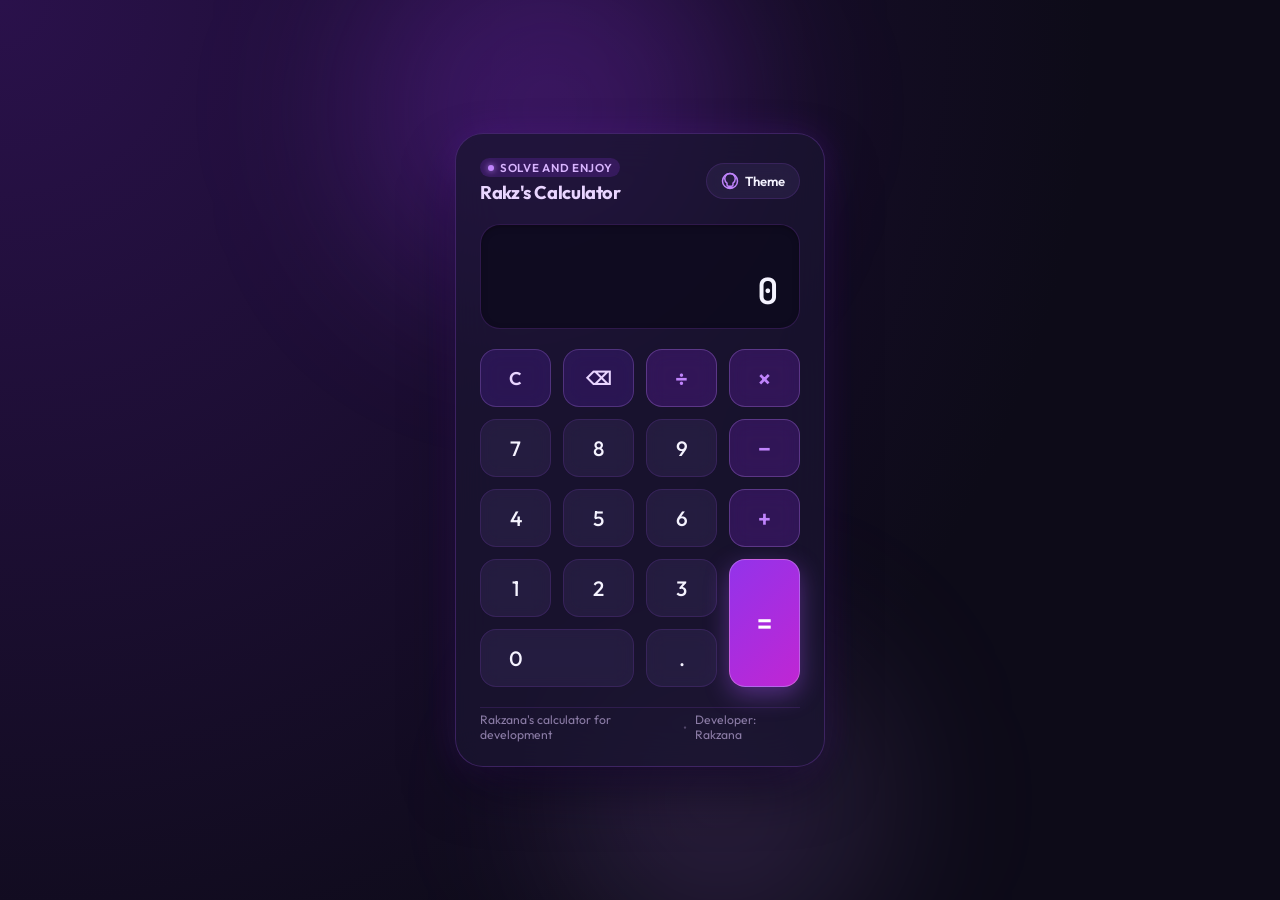
<file: codealpha_calculator/index.html>
<!DOCTYPE html>
<html lang="en" data-theme="purple">

<head>
  <meta charset="UTF-8">
  <meta name="viewport" content="width=device-width, initial-scale=1.0">
  <meta name="description"
    content="Modern, responsive, and feature-rich Calculator web application built with HTML5, CSS3, and Vanilla JavaScript for CodeAlpha Web Development Internship Task 2.">
  <title> Rakz's Calculator</title>
  <link rel="stylesheet" href="style.css">
  <link rel="preconnect" href="https://fonts.googleapis.com">
  <link rel="preconnect" href="https://fonts.gstatic.com" crossorigin>
  <link
    href="https://fonts.googleapis.com/css2?family=Outfit:wght@300;400;500;600;700&family=JetBrains+Mono:wght@400;500;600&display=swap"
    rel="stylesheet">
</head>

<body>
  <div class="app-wrapper">
    <!-- Background Ambient Glows -->
    <div class="glow-sphere glow-1" aria-hidden="true"></div>
    <div class="glow-sphere glow-2" aria-hidden="true"></div>

    <main class="calculator-card" role="region" aria-label="Calculator">
      <!-- Calculator Header -->
      <header class="calculator-header">
        <div class="brand">
          <div class="brand-badge">
            <span class="brand-dot"></span>
            <span class="brand-code">solve and enjoy</span>
          </div>
          <h1 class="brand-title">Rakz's Calculator</h1>
        </div>

        <div class="header-actions">
          <button id="theme-btn" class="theme-toggle-btn" aria-haspopup="dialog" aria-expanded="false"
            aria-label="Open Theme Palette" title="Change Theme">
            <svg class="theme-icon" viewBox="0 0 24 24" width="18" height="18" fill="none" stroke="currentColor"
              stroke-width="2" stroke-linecap="round" stroke-linejoin="round" aria-hidden="true">
              <circle cx="12" cy="12" r="10"></circle>
              <path
                d="M12 2a7 7 0 0 0-7 7c0 2.38 1.19 4.47 3 5.74V17a2 2 0 0 0 2 2h4a2 2 0 0 0 2-2v-2.26c1.81-1.27 3-3.36 3-5.74a7 7 0 0 0-7-7z">
              </path>
              <line x1="9" y1="21" x2="15" y2="21"></line>
            </svg>
            <span class="theme-btn-label">Theme</span>
          </button>
        </div>
      </header>

      <!-- Theme Selector Dropdown/Modal -->
      <div id="theme-modal" class="theme-selector-popover" role="dialog" aria-modal="true" aria-label="Theme Selection"
        hidden>
        <div class="theme-selector-header">
          <div class="theme-selector-title">Select Color Theme</div>
          <button id="theme-close-btn" class="theme-close-btn" aria-label="Close Theme Selector" title="Close">
            &times;
          </button>
        </div>
        <div class="theme-options-grid" role="radiogroup" aria-label="Color Themes">
          <button type="button" class="theme-option active" data-theme-id="purple" role="radio" aria-checked="true">
            <span class="theme-color-swatch swatch-purple"></span>
            <span class="theme-name">Purple</span>
            <span class="active-indicator" aria-hidden="true">✓</span>
          </button>
          <button type="button" class="theme-option" data-theme-id="blue" role="radio" aria-checked="false">
            <span class="theme-color-swatch swatch-blue"></span>
            <span class="theme-name">Blue</span>
            <span class="active-indicator" aria-hidden="true">✓</span>
          </button>
          <button type="button" class="theme-option" data-theme-id="pink" role="radio" aria-checked="false">
            <span class="theme-color-swatch swatch-pink"></span>
            <span class="theme-name">Pink</span>
            <span class="active-indicator" aria-hidden="true">✓</span>
          </button>
          <button type="button" class="theme-option" data-theme-id="green" role="radio" aria-checked="false">
            <span class="theme-color-swatch swatch-green"></span>
            <span class="theme-name">Green</span>
            <span class="active-indicator" aria-hidden="true">✓</span>
          </button>
          <button type="button" class="theme-option" data-theme-id="dark" role="radio" aria-checked="false">
            <span class="theme-color-swatch swatch-dark"></span>
            <span class="theme-name">Dark</span>
            <span class="active-indicator" aria-hidden="true">✓</span>
          </button>
          <button type="button" class="theme-option" data-theme-id="light" role="radio" aria-checked="false">
            <span class="theme-color-swatch swatch-light"></span>
            <span class="theme-name">Light</span>
            <span class="active-indicator" aria-hidden="true">✓</span>
          </button>
        </div>
      </div>

      <!-- Display Screen Area -->
      <section class="calculator-display" aria-live="polite" aria-atomic="true">
        <div id="previous-operand" class="previous-operand" title="Previous calculation history">&nbsp;</div>
        <div id="current-operand" class="current-operand" title="Current input or result">0</div>
      </section>

      <!-- Calculator Keypad Grid -->
      <section class="calculator-keypad" aria-label="Calculator Keypad">
        <!-- Row 1: Special Actions & Top Operators -->
        <button type="button" id="btn-clear" class="calc-btn btn-special btn-clear" data-action="clear"
          aria-label="Clear All" title="Clear (Escape)">
          <span>C</span>
        </button>
        <button type="button" id="btn-delete" class="calc-btn btn-special btn-delete" data-action="delete"
          aria-label="Delete last digit" title="Backspace (Backspace)">
          <span>⌫</span>
        </button>
        <button type="button" id="btn-divide" class="calc-btn btn-operator" data-operation="÷" data-key="/"
          aria-label="Divide" title="Divide (/)">
          <span>÷</span>
        </button>
        <button type="button" id="btn-multiply" class="calc-btn btn-operator" data-operation="×" data-key="*"
          aria-label="Multiply" title="Multiply (*)">
          <span>×</span>
        </button>

        <!-- Row 2: 7, 8, 9, Subtraction -->
        <button type="button" id="btn-7" class="calc-btn btn-number" data-number="7" aria-label="7">7</button>
        <button type="button" id="btn-8" class="calc-btn btn-number" data-number="8" aria-label="8">8</button>
        <button type="button" id="btn-9" class="calc-btn btn-number" data-number="9" aria-label="9">9</button>
        <button type="button" id="btn-subtract" class="calc-btn btn-operator" data-operation="−" data-key="-"
          aria-label="Subtract" title="Subtract (-)">
          <span>−</span>
        </button>

        <!-- Row 3: 4, 5, 6, Addition -->
        <button type="button" id="btn-4" class="calc-btn btn-number" data-number="4" aria-label="4">4</button>
        <button type="button" id="btn-5" class="calc-btn btn-number" data-number="5" aria-label="5">5</button>
        <button type="button" id="btn-6" class="calc-btn btn-number" data-number="6" aria-label="6">6</button>
        <button type="button" id="btn-add" class="calc-btn btn-operator" data-operation="+" data-key="+"
          aria-label="Add" title="Add (+)">
          <span>+</span>
        </button>

        <!-- Row 4 & 5: Numbers, Decimal & Equals (Span layout) -->
        <button type="button" id="btn-1" class="calc-btn btn-number" data-number="1" aria-label="1">1</button>
        <button type="button" id="btn-2" class="calc-btn btn-number" data-number="2" aria-label="2">2</button>
        <button type="button" id="btn-3" class="calc-btn btn-number" data-number="3" aria-label="3">3</button>
        <button type="button" id="btn-equals" class="calc-btn btn-equals" data-action="calculate" aria-label="Equals"
          title="Calculate (Enter or =)">
          <span>=</span>
        </button>

        <!-- Row 5: 0 & Decimal -->
        <button type="button" id="btn-0" class="calc-btn btn-number btn-zero" data-number="0" aria-label="0">0</button>
        <button type="button" id="btn-decimal" class="calc-btn btn-number btn-decimal" data-number="."
          aria-label="Decimal point" title="Decimal (.)">.</button>
      </section>

      <!-- Footer Info -->
      <footer class="calculator-footer">
        <span>Rakzana's calculator for development</span>
        <span class="dot-separator">•</span>
        <span>Developer: Rakzana</span>
      </footer>
    </main>
  </div>

  <script src="script.js"></script>
</body>

</html>
</file>
<file: codealpha_calculator/style.css>
/* ==========================================================================
   CodeAlpha Calculator - Modern Design System & Theme Stylesheet
   Technologies: Pure CSS3 (Vanilla CSS, CSS Custom Properties, Flexbox & Grid)
   ========================================================================== */

/* --------------------------------------------------------------------------
   1. Theme Color Palettes (CSS Variables)
   -------------------------------------------------------------------------- */

:root {
  /* Default font families */
  --font-main: 'Outfit', -apple-system, BlinkMacSystemFont, 'Segoe UI', Roboto, sans-serif;
  --font-display: 'JetBrains Mono', 'Outfit', monospace;
  
  /* Shared standard geometry & timings */
  --radius-app: 28px;
  --radius-display: 20px;
  --radius-btn: 16px;
  --radius-sm: 10px;
  --transition-fast: 0.15s cubic-bezier(0.4, 0, 0.2, 1);
  --transition-smooth: 0.3s cubic-bezier(0.4, 0, 0.2, 1);
}

/* Theme 1: Purple (Cosmic Violet - Default) */
[data-theme="purple"] {
  --bg-page: #0d0b18;
  --bg-gradient: radial-gradient(circle at top left, #2a114b 0%, #0d0b18 70%);
  --glow-1: rgba(147, 51, 234, 0.25);
  --glow-2: rgba(192, 132, 252, 0.15);

  --calc-bg: rgba(26, 20, 48, 0.75);
  --calc-border: rgba(168, 85, 247, 0.25);
  --calc-shadow: 0 25px 60px -12px rgba(10, 5, 25, 0.8), 0 0 35px rgba(147, 51, 234, 0.2);

  --display-bg: rgba(15, 11, 30, 0.85);
  --display-border: rgba(168, 85, 247, 0.2);
  --display-text-prev: #a78bfa;
  --display-text-curr: #f5f3ff;

  --btn-num-bg: rgba(45, 36, 75, 0.6);
  --btn-num-hover: rgba(65, 52, 105, 0.85);
  --btn-num-active: rgba(85, 68, 135, 0.95);
  --btn-num-text: #f5f3ff;
  --btn-num-border: rgba(168, 85, 247, 0.15);

  --btn-op-bg: rgba(126, 34, 206, 0.25);
  --btn-op-hover: rgba(147, 51, 234, 0.45);
  --btn-op-active: rgba(168, 85, 247, 0.6);
  --btn-op-text: #c084fc;
  --btn-op-border: rgba(192, 132, 252, 0.3);

  --btn-special-bg: rgba(76, 29, 149, 0.35);
  --btn-special-hover: rgba(109, 40, 217, 0.55);
  --btn-special-active: rgba(124, 58, 237, 0.7);
  --btn-special-text: #e9d5ff;
  --btn-special-border: rgba(192, 132, 252, 0.25);

  --btn-equals-bg: linear-gradient(135deg, #9333ea 0%, #c026d3 100%);
  --btn-equals-hover: linear-gradient(135deg, #a855f7 0%, #d946ef 100%);
  --btn-equals-active: linear-gradient(135deg, #7e22ce 0%, #a21caf 100%);
  --btn-equals-text: #ffffff;
  --btn-equals-shadow: 0 8px 25px rgba(168, 85, 247, 0.4);

  --accent-color: #c084fc;
  --header-text: #e9d5ff;
  --badge-bg: rgba(147, 51, 234, 0.2);
  --badge-text: #d8b4fe;
  --footer-text: #8b7ca6;
  --popover-bg: rgba(22, 16, 42, 0.95);
}

/* Theme 2: Blue (Cyber Ocean) */
[data-theme="blue"] {
  --bg-page: #06111e;
  --bg-gradient: radial-gradient(circle at top left, #0e3056 0%, #06111e 70%);
  --glow-1: rgba(14, 165, 233, 0.25);
  --glow-2: rgba(56, 189, 248, 0.15);

  --calc-bg: rgba(10, 28, 48, 0.78);
  --calc-border: rgba(56, 189, 248, 0.25);
  --calc-shadow: 0 25px 60px -12px rgba(2, 10, 20, 0.85), 0 0 35px rgba(14, 165, 233, 0.2);

  --display-bg: rgba(6, 18, 32, 0.9);
  --display-border: rgba(56, 189, 248, 0.2);
  --display-text-prev: #7dd3fc;
  --display-text-curr: #f0f9ff;

  --btn-num-bg: rgba(18, 44, 72, 0.6);
  --btn-num-hover: rgba(28, 65, 105, 0.85);
  --btn-num-active: rgba(38, 85, 138, 0.95);
  --btn-num-text: #f0f9ff;
  --btn-num-border: rgba(56, 189, 248, 0.15);

  --btn-op-bg: rgba(2, 132, 199, 0.25);
  --btn-op-hover: rgba(14, 165, 233, 0.45);
  --btn-op-active: rgba(56, 189, 248, 0.6);
  --btn-op-text: #38bdf8;
  --btn-op-border: rgba(56, 189, 248, 0.3);

  --btn-special-bg: rgba(3, 105, 161, 0.35);
  --btn-special-hover: rgba(2, 132, 199, 0.55);
  --btn-special-active: rgba(14, 165, 233, 0.7);
  --btn-special-text: #bae6fd;
  --btn-special-border: rgba(56, 189, 248, 0.25);

  --btn-equals-bg: linear-gradient(135deg, #0284c7 0%, #06b6d4 100%);
  --btn-equals-hover: linear-gradient(135deg, #0369a1 0%, #0891b2 100%);
  --btn-equals-active: linear-gradient(135deg, #075985 0%, #0e7490 100%);
  --btn-equals-text: #ffffff;
  --btn-equals-shadow: 0 8px 25px rgba(14, 165, 233, 0.4);

  --accent-color: #38bdf8;
  --header-text: #bae6fd;
  --badge-bg: rgba(14, 165, 233, 0.2);
  --badge-text: #7dd3fc;
  --footer-text: #648ba6;
  --popover-bg: rgba(8, 24, 42, 0.95);
}

/* Theme 3: Pink (Neon Rose) */
[data-theme="pink"] {
  --bg-page: #190913;
  --bg-gradient: radial-gradient(circle at top left, #45102a 0%, #190913 70%);
  --glow-1: rgba(244, 63, 94, 0.25);
  --glow-2: rgba(251, 113, 133, 0.15);

  --calc-bg: rgba(40, 15, 28, 0.78);
  --calc-border: rgba(244, 63, 94, 0.25);
  --calc-shadow: 0 25px 60px -12px rgba(25, 4, 15, 0.85), 0 0 35px rgba(244, 63, 94, 0.2);

  --display-bg: rgba(25, 8, 17, 0.9);
  --display-border: rgba(244, 63, 94, 0.2);
  --display-text-prev: #fda4af;
  --display-text-curr: #fff1f2;

  --btn-num-bg: rgba(60, 24, 42, 0.6);
  --btn-num-hover: rgba(85, 34, 60, 0.85);
  --btn-num-active: rgba(110, 44, 78, 0.95);
  --btn-num-text: #fff1f2;
  --btn-num-border: rgba(251, 113, 133, 0.15);

  --btn-op-bg: rgba(225, 29, 72, 0.25);
  --btn-op-hover: rgba(244, 63, 94, 0.45);
  --btn-op-active: rgba(251, 113, 133, 0.6);
  --btn-op-text: #fb7185;
  --btn-op-border: rgba(251, 113, 133, 0.3);

  --btn-special-bg: rgba(159, 18, 57, 0.35);
  --btn-special-hover: rgba(190, 18, 60, 0.55);
  --btn-special-active: rgba(225, 29, 72, 0.7);
  --btn-special-text: #fecdd3;
  --btn-special-border: rgba(251, 113, 133, 0.25);

  --btn-equals-bg: linear-gradient(135deg, #e11d48 0%, #f43f5e 100%);
  --btn-equals-hover: linear-gradient(135deg, #f43f5e 0%, #fb7185 100%);
  --btn-equals-active: linear-gradient(135deg, #be123c 0%, #e11d48 100%);
  --btn-equals-text: #ffffff;
  --btn-equals-shadow: 0 8px 25px rgba(244, 63, 94, 0.4);

  --accent-color: #fb7185;
  --header-text: #fecdd3;
  --badge-bg: rgba(244, 63, 94, 0.2);
  --badge-text: #fda4af;
  --footer-text: #a87285;
  --popover-bg: rgba(35, 12, 24, 0.95);
}

/* Theme 4: Green (Emerald Matrix) */
[data-theme="green"] {
  --bg-page: #061611;
  --bg-gradient: radial-gradient(circle at top left, #0e3d2c 0%, #061611 70%);
  --glow-1: rgba(16, 185, 129, 0.25);
  --glow-2: rgba(52, 211, 153, 0.15);

  --calc-bg: rgba(12, 35, 26, 0.78);
  --calc-border: rgba(52, 211, 153, 0.25);
  --calc-shadow: 0 25px 60px -12px rgba(2, 18, 12, 0.85), 0 0 35px rgba(16, 185, 129, 0.2);

  --display-bg: rgba(7, 24, 17, 0.9);
  --display-border: rgba(52, 211, 153, 0.2);
  --display-text-prev: #6ee7b7;
  --display-text-curr: #ecfdf5;

  --btn-num-bg: rgba(18, 54, 40, 0.6);
  --btn-num-hover: rgba(26, 78, 58, 0.85);
  --btn-num-active: rgba(34, 102, 76, 0.95);
  --btn-num-text: #ecfdf5;
  --btn-num-border: rgba(52, 211, 153, 0.15);

  --btn-op-bg: rgba(5, 150, 105, 0.25);
  --btn-op-hover: rgba(16, 185, 129, 0.45);
  --btn-op-active: rgba(52, 211, 153, 0.6);
  --btn-op-text: #34d399;
  --btn-op-border: rgba(52, 211, 153, 0.3);

  --btn-special-bg: rgba(4, 120, 87, 0.35);
  --btn-special-hover: rgba(5, 150, 105, 0.55);
  --btn-special-active: rgba(16, 185, 129, 0.7);
  --btn-special-text: #a7f3d0;
  --btn-special-border: rgba(52, 211, 153, 0.25);

  --btn-equals-bg: linear-gradient(135deg, #059669 0%, #10b981 100%);
  --btn-equals-hover: linear-gradient(135deg, #10b981 0%, #34d399 100%);
  --btn-equals-active: linear-gradient(135deg, #047857 0%, #059669 100%);
  --btn-equals-text: #ffffff;
  --btn-equals-shadow: 0 8px 25px rgba(16, 185, 129, 0.4);

  --accent-color: #34d399;
  --header-text: #a7f3d0;
  --badge-bg: rgba(16, 185, 129, 0.2);
  --badge-text: #6ee7b7;
  --footer-text: #659a85;
  --popover-bg: rgba(10, 30, 22, 0.95);
}

/* Theme 5: Dark (Midnight Charcoal) */
[data-theme="dark"] {
  --bg-page: #0f1115;
  --bg-gradient: radial-gradient(circle at top left, #232730 0%, #0f1115 70%);
  --glow-1: rgba(148, 163, 184, 0.12);
  --glow-2: rgba(203, 213, 225, 0.08);

  --calc-bg: rgba(24, 27, 33, 0.85);
  --calc-border: rgba(148, 163, 184, 0.2);
  --calc-shadow: 0 25px 60px -12px rgba(0, 0, 0, 0.9), 0 0 35px rgba(148, 163, 184, 0.1);

  --display-bg: rgba(15, 17, 21, 0.95);
  --display-border: rgba(148, 163, 184, 0.15);
  --display-text-prev: #94a3b8;
  --display-text-curr: #f8fafc;

  --btn-num-bg: rgba(40, 44, 53, 0.6);
  --btn-num-hover: rgba(58, 64, 76, 0.85);
  --btn-num-active: rgba(75, 83, 98, 0.95);
  --btn-num-text: #f8fafc;
  --btn-num-border: rgba(148, 163, 184, 0.12);

  --btn-op-bg: rgba(71, 85, 105, 0.3);
  --btn-op-hover: rgba(100, 116, 139, 0.45);
  --btn-op-active: rgba(148, 163, 184, 0.6);
  --btn-op-text: #cbd5e1;
  --btn-op-border: rgba(148, 163, 184, 0.25);

  --btn-special-bg: rgba(51, 65, 85, 0.45);
  --btn-special-hover: rgba(71, 85, 105, 0.65);
  --btn-special-active: rgba(100, 116, 139, 0.8);
  --btn-special-text: #e2e8f0;
  --btn-special-border: rgba(148, 163, 184, 0.2);

  --btn-equals-bg: linear-gradient(135deg, #475569 0%, #64748b 100%);
  --btn-equals-hover: linear-gradient(135deg, #64748b 0%, #94a3b8 100%);
  --btn-equals-active: linear-gradient(135deg, #334155 0%, #475569 100%);
  --btn-equals-text: #ffffff;
  --btn-equals-shadow: 0 8px 25px rgba(0, 0, 0, 0.5);

  --accent-color: #94a3b8;
  --header-text: #e2e8f0;
  --badge-bg: rgba(148, 163, 184, 0.18);
  --badge-text: #cbd5e1;
  --footer-text: #64748b;
  --popover-bg: rgba(22, 25, 31, 0.95);
}

/* Theme 6: Light (Arctic Pearl Minimal) */
[data-theme="light"] {
  --bg-page: #f1f5f9;
  --bg-gradient: radial-gradient(circle at top left, #e2e8f0 0%, #f8fafc 70%);
  --glow-1: rgba(99, 102, 241, 0.15);
  --glow-2: rgba(59, 130, 246, 0.12);

  --calc-bg: rgba(255, 255, 255, 0.88);
  --calc-border: rgba(203, 213, 225, 0.8);
  --calc-shadow: 0 25px 60px -12px rgba(15, 23, 42, 0.12), 0 0 35px rgba(99, 102, 241, 0.1);

  --display-bg: #f8fafc;
  --display-border: rgba(203, 213, 225, 0.9);
  --display-text-prev: #64748b;
  --display-text-curr: #0f172a;

  --btn-num-bg: #ffffff;
  --btn-num-hover: #f1f5f9;
  --btn-num-active: #e2e8f0;
  --btn-num-text: #1e293b;
  --btn-num-border: rgba(203, 213, 225, 0.8);

  --btn-op-bg: rgba(99, 102, 241, 0.1);
  --btn-op-hover: rgba(99, 102, 241, 0.2);
  --btn-op-active: rgba(99, 102, 241, 0.3);
  --btn-op-text: #4f46e5;
  --btn-op-border: rgba(99, 102, 241, 0.25);

  --btn-special-bg: rgba(148, 163, 184, 0.15);
  --btn-special-hover: rgba(148, 163, 184, 0.28);
  --btn-special-active: rgba(148, 163, 184, 0.4);
  --btn-special-text: #334155;
  --btn-special-border: rgba(148, 163, 184, 0.3);

  --btn-equals-bg: linear-gradient(135deg, #4f46e5 0%, #6366f1 100%);
  --btn-equals-hover: linear-gradient(135deg, #4338ca 0%, #4f46e5 100%);
  --btn-equals-active: linear-gradient(135deg, #3730a3 0%, #4338ca 100%);
  --btn-equals-text: #ffffff;
  --btn-equals-shadow: 0 8px 20px rgba(79, 70, 229, 0.35);

  --accent-color: #4f46e5;
  --header-text: #1e293b;
  --badge-bg: rgba(99, 102, 241, 0.15);
  --badge-text: #4f46e5;
  --footer-text: #64748b;
  --popover-bg: rgba(255, 255, 255, 0.98);
}

/* --------------------------------------------------------------------------
   2. Reset & Global Layout
   -------------------------------------------------------------------------- */

*, *::before, *::after {
  box-sizing: border-box;
  margin: 0;
  padding: 0;
}

html, body {
  width: 100%;
  min-height: 100vh;
  font-family: var(--font-main);
  background-color: var(--bg-page);
  background-image: var(--bg-gradient);
  color: var(--header-text);
  overflow-x: hidden;
  transition: background-color var(--transition-smooth), color var(--transition-smooth);
  -webkit-font-smoothing: antialiased;
  -moz-osx-font-smoothing: grayscale;
}

/* Overall Wrapper */
.app-wrapper {
  position: relative;
  min-height: 100vh;
  display: flex;
  justify-content: center;
  align-items: center;
  padding: 24px 16px;
  overflow: hidden;
}

/* Ambient dynamic background lighting spheres */
.glow-sphere {
  position: absolute;
  border-radius: 50%;
  filter: blur(80px);
  pointer-events: none;
  z-index: 0;
  transition: background var(--transition-smooth);
}

.glow-1 {
  width: 380px;
  height: 380px;
  top: -80px;
  left: calc(50% - 280px);
  background: var(--glow-1);
}

.glow-2 {
  width: 320px;
  height: 320px;
  bottom: -60px;
  right: calc(50% - 240px);
  background: var(--glow-2);
}

/* --------------------------------------------------------------------------
   3. Calculator Card Layout
   -------------------------------------------------------------------------- */

.calculator-card {
  position: relative;
  z-index: 1;
  width: 100%;
  max-width: 370px;
  background: var(--calc-bg);
  backdrop-filter: blur(20px);
  -webkit-backdrop-filter: blur(20px);
  border: 1px solid var(--calc-border);
  border-radius: var(--radius-app);
  box-shadow: var(--calc-shadow);
  padding: 24px;
  display: flex;
  flex-direction: column;
  gap: 20px;
  transition: background var(--transition-smooth), border-color var(--transition-smooth), box-shadow var(--transition-smooth);
}

/* Header Area */
.calculator-header {
  display: flex;
  justify-content: space-between;
  align-items: center;
  gap: 12px;
}

.brand {
  display: flex;
  flex-direction: column;
  gap: 2px;
}

.brand-badge {
  display: inline-flex;
  align-items: center;
  gap: 6px;
  width: fit-content;
  background: var(--badge-bg);
  color: var(--badge-text);
  font-size: 0.72rem;
  font-weight: 600;
  text-transform: uppercase;
  letter-spacing: 0.06em;
  padding: 2px 8px;
  border-radius: 12px;
  transition: background var(--transition-smooth), color var(--transition-smooth);
}

.brand-dot {
  width: 6px;
  height: 6px;
  border-radius: 50%;
  background: var(--accent-color);
  box-shadow: 0 0 6px var(--accent-color);
}

.brand-title {
  font-size: 1.15rem;
  font-weight: 700;
  letter-spacing: -0.02em;
  color: var(--header-text);
  margin-top: 2px;
}

/* Theme Toggle Button */
.theme-toggle-btn {
  display: inline-flex;
  align-items: center;
  gap: 6px;
  background: var(--btn-num-bg);
  border: 1px solid var(--btn-num-border);
  color: var(--btn-num-text);
  padding: 8px 14px;
  border-radius: 20px;
  font-family: var(--font-main);
  font-size: 0.82rem;
  font-weight: 600;
  cursor: pointer;
  outline: none;
  transition: all var(--transition-fast);
  backdrop-filter: blur(10px);
}

.theme-toggle-btn:hover {
  background: var(--btn-num-hover);
  border-color: var(--accent-color);
  transform: translateY(-1px);
}

.theme-toggle-btn:active {
  transform: translateY(1px);
}

.theme-toggle-btn:focus-visible {
  box-shadow: 0 0 0 2px var(--accent-color);
}

.theme-icon {
  color: var(--accent-color);
}

/* --------------------------------------------------------------------------
   4. Theme Selector Popover
   -------------------------------------------------------------------------- */

.theme-selector-popover {
  position: absolute;
  top: 75px;
  left: 20px;
  right: 20px;
  background: var(--popover-bg);
  border: 1px solid var(--calc-border);
  border-radius: 20px;
  padding: 16px;
  z-index: 100;
  box-shadow: 0 15px 35px rgba(0, 0, 0, 0.4);
  backdrop-filter: blur(25px);
  -webkit-backdrop-filter: blur(25px);
  animation: popoverFadeIn 0.2s cubic-bezier(0.16, 1, 0.3, 1) forwards;
}

.theme-selector-popover[hidden] {
  display: none !important;
}

@keyframes popoverFadeIn {
  from {
    opacity: 0;
    transform: translateY(-8px) scale(0.98);
  }
  to {
    opacity: 1;
    transform: translateY(0) scale(1);
  }
}

.theme-selector-header {
  display: flex;
  justify-content: space-between;
  align-items: center;
  margin-bottom: 12px;
  padding-bottom: 8px;
  border-bottom: 1px solid var(--display-border);
}

.theme-selector-title {
  font-size: 0.85rem;
  font-weight: 600;
  text-transform: uppercase;
  letter-spacing: 0.05em;
  color: var(--display-text-prev);
}

.theme-close-btn {
  background: transparent;
  border: none;
  color: var(--display-text-prev);
  font-size: 1.3rem;
  line-height: 1;
  cursor: pointer;
  padding: 2px 6px;
  border-radius: 6px;
  transition: color var(--transition-fast), background var(--transition-fast);
}

.theme-close-btn:hover {
  color: var(--display-text-curr);
  background: var(--btn-num-hover);
}

.theme-options-grid {
  display: grid;
  grid-template-columns: repeat(2, 1fr);
  gap: 8px;
}

.theme-option {
  display: flex;
  align-items: center;
  gap: 10px;
  padding: 9px 12px;
  background: var(--btn-num-bg);
  border: 1px solid var(--btn-num-border);
  border-radius: var(--radius-sm);
  color: var(--btn-num-text);
  font-family: var(--font-main);
  font-size: 0.85rem;
  font-weight: 500;
  cursor: pointer;
  outline: none;
  transition: all var(--transition-fast);
  text-align: left;
  position: relative;
}

.theme-option:hover {
  background: var(--btn-num-hover);
  border-color: var(--accent-color);
}

.theme-option.active {
  border-color: var(--accent-color);
  background: var(--btn-op-bg);
  font-weight: 600;
}

.theme-color-swatch {
  width: 16px;
  height: 16px;
  border-radius: 50%;
  border: 2px solid rgba(255, 255, 255, 0.4);
  flex-shrink: 0;
}

.swatch-purple { background: #9333ea; }
.swatch-blue   { background: #0284c7; }
.swatch-pink   { background: #f43f5e; }
.swatch-green  { background: #10b981; }
.swatch-dark   { background: #475569; }
.swatch-light  { background: #f8fafc; border-color: #cbd5e1; }

.theme-name {
  flex: 1;
}

.active-indicator {
  font-size: 0.8rem;
  color: var(--accent-color);
  display: none;
}

.theme-option.active .active-indicator {
  display: inline-block;
}

/* --------------------------------------------------------------------------
   5. Calculator Display Screen
   -------------------------------------------------------------------------- */

.calculator-display {
  background: var(--display-bg);
  border: 1px solid var(--display-border);
  border-radius: var(--radius-display);
  padding: 16px 20px;
  display: flex;
  flex-direction: column;
  align-items: flex-end;
  justify-content: space-between;
  min-height: 105px;
  word-break: break-all;
  overflow: hidden;
  box-shadow: inset 0 2px 6px rgba(0, 0, 0, 0.25);
  transition: background var(--transition-smooth), border-color var(--transition-smooth);
}

.previous-operand {
  font-family: var(--font-display);
  font-size: 0.95rem;
  font-weight: 500;
  color: var(--display-text-prev);
  min-height: 1.3rem;
  text-align: right;
  letter-spacing: 0.02em;
  opacity: 0.85;
  transition: color var(--transition-smooth);
}

.current-operand {
  font-family: var(--font-display);
  font-size: 2.25rem;
  font-weight: 600;
  color: var(--display-text-curr);
  text-align: right;
  letter-spacing: -0.01em;
  line-height: 1.15;
  margin-top: 4px;
  width: 100%;
  overflow-x: auto;
  scrollbar-width: none; /* Firefox */
  -ms-overflow-style: none; /* IE/Edge */
  transition: color var(--transition-smooth), font-size var(--transition-fast);
}

.current-operand::-webkit-scrollbar {
  display: none;
}

/* Scaled font for longer numbers */
.current-operand.font-medium {
  font-size: 1.75rem;
}

.current-operand.font-small {
  font-size: 1.35rem;
}

.current-operand.error-text {
  font-size: 1.3rem;
  color: #fb7185;
}

/* --------------------------------------------------------------------------
   6. Keypad Grid & Button Styles
   -------------------------------------------------------------------------- */

.calculator-keypad {
  display: grid;
  grid-template-columns: repeat(4, 1fr);
  grid-template-rows: repeat(5, 58px);
  gap: 12px;
}

.calc-btn {
  appearance: none;
  -webkit-appearance: none;
  position: relative;
  border-radius: var(--radius-btn);
  font-family: var(--font-main);
  font-size: 1.3rem;
  font-weight: 500;
  display: inline-flex;
  align-items: center;
  justify-content: center;
  cursor: pointer;
  outline: none;
  user-select: none;
  -webkit-tap-highlight-color: transparent;
  transition: transform 0.1s ease, background 0.18s ease, border-color 0.18s ease, box-shadow 0.18s ease, filter 0.18s ease;
}

.calc-btn:hover {
  transform: translateY(-2px);
}

.calc-btn:active,
.calc-btn.active-press {
  transform: translateY(2px) scale(0.97);
}

.calc-btn:focus-visible {
  box-shadow: 0 0 0 2px var(--accent-color);
}

/* Button Variants: Numbers */
.btn-number {
  background: var(--btn-num-bg);
  border: 1px solid var(--btn-num-border);
  color: var(--btn-num-text);
  backdrop-filter: blur(10px);
}

.btn-number:hover {
  background: var(--btn-num-hover);
  border-color: rgba(255, 255, 255, 0.2);
}

.btn-number:active,
.btn-number.active-press {
  background: var(--btn-num-active);
}

/* Button Variants: Operators */
.btn-operator {
  background: var(--btn-op-bg);
  border: 1px solid var(--btn-op-border);
  color: var(--btn-op-text);
  font-size: 1.45rem;
  font-weight: 600;
  backdrop-filter: blur(10px);
}

.btn-operator:hover {
  background: var(--btn-op-hover);
  border-color: var(--accent-color);
  color: #ffffff;
}

.btn-operator:active,
.btn-operator.active-press {
  background: var(--btn-op-active);
}

/* Button Variants: Special (Clear & Delete) */
.btn-special {
  background: var(--btn-special-bg);
  border: 1px solid var(--btn-special-border);
  color: var(--btn-special-text);
  font-size: 1.15rem;
  font-weight: 600;
  backdrop-filter: blur(10px);
}

.btn-special:hover {
  background: var(--btn-special-hover);
  border-color: var(--accent-color);
}

.btn-special:active,
.btn-special.active-press {
  background: var(--btn-special-active);
}

/* Button Variants: Equals */
.btn-equals {
  grid-column: 4;
  grid-row: 4 / span 2;
  background: var(--btn-equals-bg);
  border: 1px solid rgba(255, 255, 255, 0.25);
  color: var(--btn-equals-text);
  font-size: 1.7rem;
  font-weight: 600;
  box-shadow: var(--btn-equals-shadow);
}

.btn-equals:hover {
  background: var(--btn-equals-hover);
  box-shadow: 0 10px 28px rgba(0, 0, 0, 0.35);
  filter: brightness(1.08);
}

.btn-equals:active,
.btn-equals.active-press {
  background: var(--btn-equals-active);
  transform: translateY(2px) scale(0.97);
  box-shadow: 0 4px 12px rgba(0, 0, 0, 0.25);
}

/* Layout adjustments */
.btn-zero {
  grid-column: 1 / span 2;
  justify-content: flex-start;
  padding-left: 28px;
}

/* --------------------------------------------------------------------------
   7. Footer Info
   -------------------------------------------------------------------------- */

.calculator-footer {
  display: flex;
  justify-content: center;
  align-items: center;
  gap: 8px;
  font-size: 0.76rem;
  color: var(--footer-text);
  padding-top: 4px;
  border-top: 1px solid var(--btn-num-border);
  transition: color var(--transition-smooth);
}

.dot-separator {
  opacity: 0.5;
}

/* --------------------------------------------------------------------------
   8. Responsive Design & Media Queries
   -------------------------------------------------------------------------- */

@media (max-width: 420px) {
  .app-wrapper {
    padding: 12px 8px;
  }

  .calculator-card {
    max-width: 100%;
    padding: 18px 14px;
    border-radius: 22px;
    gap: 16px;
  }

  .calculator-display {
    padding: 12px 14px;
    min-height: 90px;
    border-radius: 16px;
  }

  .current-operand {
    font-size: 1.95rem;
  }

  .calculator-keypad {
    grid-template-rows: repeat(5, 52px);
    gap: 8px;
  }

  .calc-btn {
    border-radius: 12px;
    font-size: 1.2rem;
  }

  .btn-zero {
    padding-left: 22px;
  }

  .theme-selector-popover {
    top: 68px;
    left: 12px;
    right: 12px;
  }
}

@media (max-height: 650px) {
  .app-wrapper {
    padding: 8px;
  }

  .calculator-card {
    gap: 12px;
    padding: 16px 14px;
  }

  .calculator-keypad {
    grid-template-rows: repeat(5, 46px);
    gap: 8px;
  }

  .calculator-display {
    min-height: 80px;
    padding: 10px 14px;
  }

  .current-operand {
    font-size: 1.7rem;
  }
}
</file>
